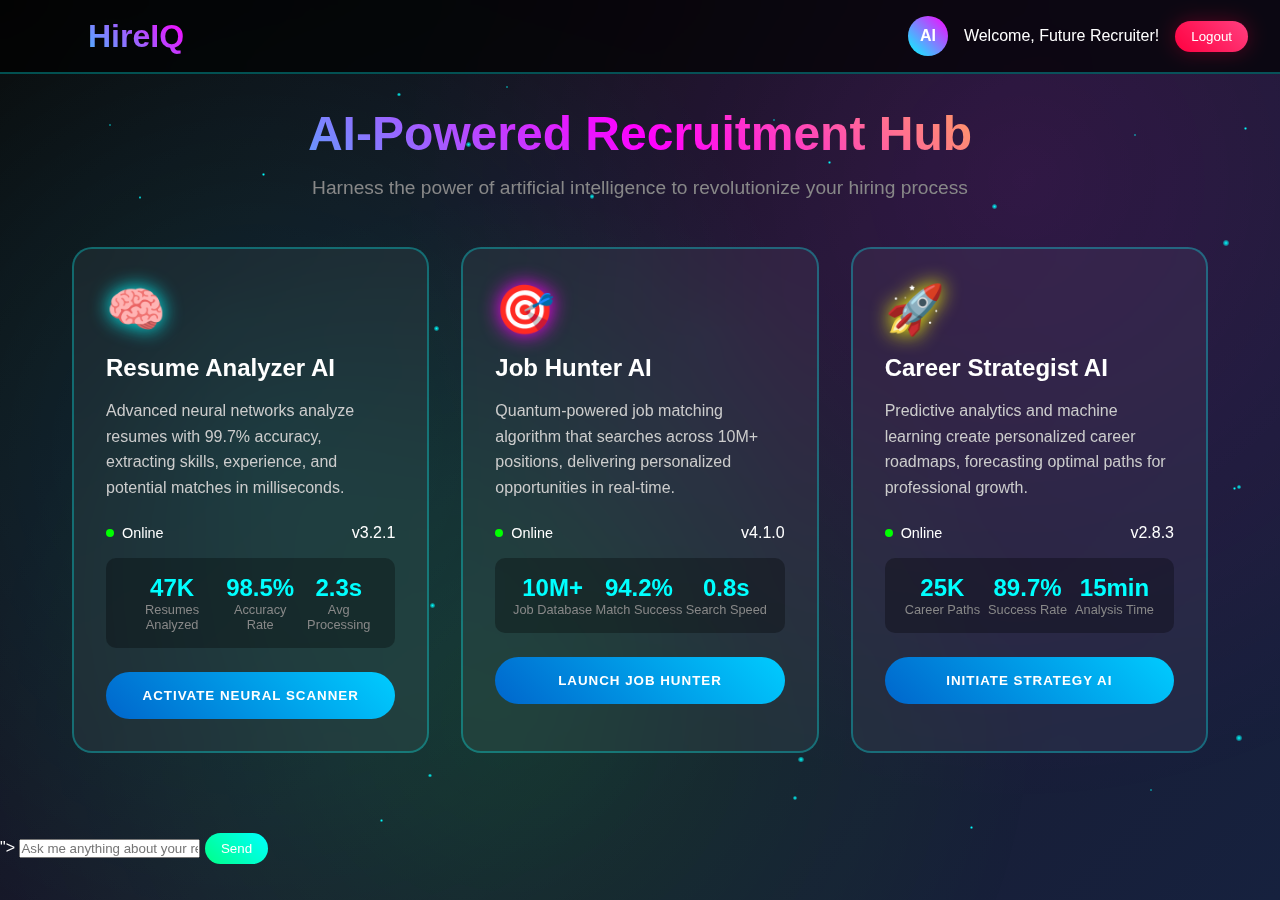
<file: new folder/index.html>
<!DOCTYPE html>
<html lang="en">
<head>
    <meta charset="UTF-8">
    <meta name="viewport" content="width=device-width, initial-scale=1.0">
    <title>HireIQ AI - Future of Recruitment</title>
    <style>
        * {
            margin: 0;
            padding: 0;
            box-sizing: border-box;
        }

        body {
            font-family: 'Segoe UI', Tahoma, Geneva, Verdana, sans-serif;
            background: linear-gradient(135deg, #0a0a0a 0%, #1a1a2e 50%, #16213e 100%);
            color: #ffffff;
            overflow-x: hidden;
            min-height: 100vh;
        }

        /* Animated Background */
        .bg-animation {
            position: fixed;
            top: 0;
            left: 0;
            width: 100%;
            height: 100%;
            z-index: -1;
            background: 
                radial-gradient(circle at 20% 50%, rgba(0, 255, 255, 0.1) 0%, transparent 50%),
                radial-gradient(circle at 80% 20%, rgba(255, 0, 255, 0.1) 0%, transparent 50%),
                radial-gradient(circle at 40% 80%, rgba(0, 255, 0, 0.1) 0%, transparent 50%);
            animation: backgroundShift 20s ease-in-out infinite;
        }

        @keyframes backgroundShift {
            0%, 100% { transform: scale(1) rotate(0deg); }
            50% { transform: scale(1.1) rotate(2deg); }
        }

        /* Glowing particles */
        .particles {
            position: absolute;
            width: 100%;
            height: 100%;
            overflow: hidden;
            z-index: -1;
        }

        .particle {
            position: absolute;
            background: radial-gradient(circle, #00ffff, transparent);
            border-radius: 50%;
            pointer-events: none;
            animation: float 6s ease-in-out infinite;
        }

        @keyframes float {
            0%, 100% { transform: translateY(0px) rotate(0deg); opacity: 0; }
            10%, 90% { opacity: 1; }
            50% { transform: translateY(-100px) rotate(180deg); }
        }

        /* Header */
        .header {
            background: rgba(0, 0, 0, 0.7);
            backdrop-filter: blur(20px);
            padding: 1rem 2rem;
            display: flex;
            justify-content: space-between;
            align-items: center;
            border-bottom: 2px solid rgba(0, 255, 255, 0.3);
            position: relative;
            z-index: 1000;
        }

        .logo {
            display: flex;
            align-items: center;
            gap: 1rem;
            font-size: 2rem;
            font-weight: bold;
            background: linear-gradient(45deg, #00ffff, #ff00ff);
            -webkit-background-clip: text;
            -webkit-text-fill-color: transparent;
            background-clip: text;
        }

        .logo::before {
            content: '🤖';
            filter: hue-rotate(180deg);
            animation: pulse 2s infinite;
        }

        @keyframes pulse {
            0%, 100% { transform: scale(1); }
            50% { transform: scale(1.1); }
        }

        .user-info {
            display: flex;
            align-items: center;
            gap: 1rem;
        }

        .user-avatar {
            width: 40px;
            height: 40px;
            border-radius: 50%;
            background: linear-gradient(45deg, #00ffff, #ff00ff);
            display: flex;
            align-items: center;
            justify-content: center;
            font-weight: bold;
            animation: rotate 10s linear infinite;
        }

        @keyframes rotate {
            from { transform: rotate(0deg); }
            to { transform: rotate(360deg); }
        }

        .logout-btn {
            background: linear-gradient(45deg, #ff0040, #ff4080);
            border: none;
            padding: 0.5rem 1rem;
            border-radius: 25px;
            color: white;
            cursor: pointer;
            transition: all 0.3s ease;
            box-shadow: 0 0 20px rgba(255, 0, 64, 0.3);
        }

        .logout-btn:hover {
            transform: translateY(-2px);
            box-shadow: 0 5px 30px rgba(255, 0, 64, 0.6);
        }

        /* Main Container */
        .main-container {
            max-width: 1200px;
            margin: 0 auto;
            padding: 2rem;
            position: relative;
        }

        /* Welcome Section */
        .welcome-section {
            text-align: center;
            margin-bottom: 3rem;
            position: relative;
        }

        .welcome-title {
            font-size: 3rem;
            font-weight: bold;
            margin-bottom: 1rem;
            background: linear-gradient(45deg, #00ffff, #ff00ff, #ffff00);
            -webkit-background-clip: text;
            -webkit-text-fill-color: transparent;
            background-clip: text;
            animation: textGlow 3s ease-in-out infinite alternate;
        }

        @keyframes textGlow {
            from { filter: brightness(1); }
            to { filter: brightness(1.3) drop-shadow(0 0 10px rgba(0, 255, 255, 0.5)); }
        }

        .welcome-subtitle {
            font-size: 1.2rem;
            color: #888;
            margin-bottom: 2rem;
        }

        /* AI Bots Grid */
        .bots-grid {
            display: grid;
            grid-template-columns: repeat(auto-fit, minmax(350px, 1fr));
            gap: 2rem;
            margin-bottom: 3rem;
        }

        .bot-card {
            background: rgba(255, 255, 255, 0.05);
            backdrop-filter: blur(20px);
            border-radius: 20px;
            padding: 2rem;
            border: 2px solid rgba(0, 255, 255, 0.3);
            position: relative;
            overflow: hidden;
            transition: all 0.3s ease;
            cursor: pointer;
        }

        .bot-card:hover {
            transform: translateY(-10px) scale(1.02);
            border-color: rgba(0, 255, 255, 0.8);
            box-shadow: 
                0 20px 40px rgba(0, 0, 0, 0.3),
                0 0 50px rgba(0, 255, 255, 0.3);
        }

        .bot-card::before {
            content: '';
            position: absolute;
            top: 0;
            left: -100%;
            width: 100%;
            height: 100%;
            background: linear-gradient(90deg, transparent, rgba(255, 255, 255, 0.1), transparent);
            transition: left 0.5s;
        }

        .bot-card:hover::before {
            left: 100%;
        }

        .bot-icon {
            font-size: 3rem;
            margin-bottom: 1rem;
            display: block;
            filter: drop-shadow(0 0 10px currentColor);
        }

        .resume-analyzer .bot-icon { color: #00ffff; }
        .job-search .bot-icon { color: #ff00ff; }
        .career-advisor .bot-icon { color: #ffff00; }

        .bot-title {
            font-size: 1.5rem;
            font-weight: bold;
            margin-bottom: 1rem;
            color: #fff;
        }

        .bot-description {
            color: #ccc;
            margin-bottom: 1.5rem;
            line-height: 1.6;
        }

        .bot-status {
            display: flex;
            align-items: center;
            justify-content: space-between;
            margin-bottom: 1rem;
        }

        .status-indicator {
            display: flex;
            align-items: center;
            gap: 0.5rem;
            font-size: 0.9rem;
        }

        .status-dot {
            width: 8px;
            height: 8px;
            border-radius: 50%;
            background: #00ff00;
            animation: blink 2s infinite;
        }

        @keyframes blink {
            0%, 50% { opacity: 1; }
            51%, 100% { opacity: 0.3; }
        }

        .bot-metrics {
            display: flex;
            justify-content: space-around;
            margin-bottom: 1.5rem;
            padding: 1rem;
            background: rgba(0, 0, 0, 0.3);
            border-radius: 10px;
        }

        .metric {
            text-align: center;
        }

        .metric-value {
            font-size: 1.5rem;
            font-weight: bold;
            color: #00ffff;
        }

        .metric-label {
            font-size: 0.8rem;
            color: #888;
        }

        .activate-btn {
            width: 100%;
            padding: 1rem;
            background: linear-gradient(45deg, #0066cc, #00ccff);
            border: none;
            border-radius: 25px;
            color: white;
            font-weight: bold;
            cursor: pointer;
            transition: all 0.3s ease;
            text-transform: uppercase;
            letter-spacing: 1px;
            position: relative;
            overflow: hidden;
        }

        .activate-btn::before {
            content: '';
            position: absolute;
            top: 50%;
            left: 50%;
            width: 0;
            height: 0;
            background: rgba(255, 255, 255, 0.2);
            border-radius: 50%;
            transition: all 0.3s ease;
            transform: translate(-50%, -50%);
        }

        .activate-btn:hover::before {
            width: 300px;
            height: 300px;
        }

        .activate-btn:hover {
            transform: translateY(-2px);
            box-shadow: 0 10px 30px rgba(0, 204, 255, 0.4);
        }

        /* Modal */
        .modal {
            display: none;
            position: fixed;
            top: 0;
            left: 0;
            width: 100%;
            height: 100%;
            background: rgba(0, 0, 0, 0.8);
            backdrop-filter: blur(10px);
            z-index: 2000;
        }

        .modal-content {
            position: absolute;
            top: 50%;
            left: 50%;
            transform: translate(-50%, -50%);
            background: rgba(26, 26, 46, 0.95);
            backdrop-filter: blur(20px);
            border: 2px solid rgba(0, 255, 255, 0.3);
            border-radius: 20px;
            padding: 2rem;
            max-width: 90vw;
            max-height: 90vh;
            overflow-y: auto;
            animation: modalSlideIn 0.3s ease-out;
        }

        @keyframes modalSlideIn {
            from { transform: translate(-50%, -60%) scale(0.9); opacity: 0; }
            to { transform: translate(-50%, -50%) scale(1); opacity: 1; }
        }

        .modal-header {
            display: flex;
            justify-content: space-between;
            align-items: center;
            margin-bottom: 2rem;
            border-bottom: 2px solid rgba(0, 255, 255, 0.3);
            padding-bottom: 1rem;
        }

        .modal-title {
            font-size: 2rem;
            font-weight: bold;
            background: linear-gradient(45deg, #00ffff, #ff00ff);
            -webkit-background-clip: text;
            -webkit-text-fill-color: transparent;
            background-clip: text;
        }

        .close-btn {
            background: none;
            border: none;
            color: #fff;
            font-size: 2rem;
            cursor: pointer;
            transition: color 0.3s;
        }

        .close-btn:hover {
            color: #ff0040;
        }

        /* Form Elements */
        .form-group {
            margin-bottom: 1.5rem;
        }

        .form-label {
            display: block;
            margin-bottom: 0.5rem;
            color: #00ffff;
            font-weight: bold;
        }

        .form-input, .form-textarea, .form-select {
            width: 100%;
            padding: 1rem;
            background: rgba(255, 255, 255, 0.1);
            border: 2px solid rgba(0, 255, 255, 0.3);
            border-radius: 10px;
            color: white;
            font-size: 1rem;
            transition: all 0.3s ease;
        }

        .form-input:focus, .form-textarea:focus, .form-select:focus {
            outline: none;
            border-color: #00ffff;
            box-shadow: 0 0 20px rgba(0, 255, 255, 0.3);
        }

        .form-input::placeholder, .form-textarea::placeholder {
            color: #888;
        }

        .file-upload {
            position: relative;
            display: inline-block;
            width: 100%;
        }

        .file-upload-btn {
            width: 100%;
            padding: 2rem;
            background: linear-gradient(45deg, rgba(0, 255, 255, 0.1), rgba(255, 0, 255, 0.1));
            border: 2px dashed rgba(0, 255, 255, 0.5);
            border-radius: 15px;
            color: #00ffff;
            text-align: center;
            cursor: pointer;
            transition: all 0.3s ease;
            position: relative;
            overflow: hidden;
        }

        .file-upload-btn:hover {
            border-color: #00ffff;
            background: linear-gradient(45deg, rgba(0, 255, 255, 0.2), rgba(255, 0, 255, 0.2));
        }

        .file-upload input[type="file"] {
            position: absolute;
            opacity: 0;
            width: 100%;
            height: 100%;
            cursor: pointer;
        }

        /* Results Section */
        .results-section {
            margin-top: 2rem;
            padding: 2rem;
            background: rgba(0, 0, 0, 0.3);
            border-radius: 15px;
            border: 1px solid rgba(0, 255, 255, 0.3);
        }

        .skill-pill {
            display: inline-block;
            padding: 0.5rem 1rem;
            margin: 0.25rem;
            background: linear-gradient(45deg, #00ffff, #0088cc);
            border-radius: 20px;
            color: white;
            font-size: 0.9rem;
            animation: skillGlow 2s infinite alternate;
        }

        @keyframes skillGlow {
            from { box-shadow: 0 0 5px rgba(0, 255, 255, 0.5); }
            to { box-shadow: 0 0 15px rgba(0, 255, 255, 0.8); }
        }

        .progress-bar {
            width: 100%;
            height: 20px;
            background: rgba(0, 0, 0, 0.3);
            border-radius: 10px;
            overflow: hidden;
            position: relative;
        }

        .progress-fill {
            height: 100%;
            background: linear-gradient(45deg, #00ffff, #00ff88);
            border-radius: 10px;
            transition: width 1s ease;
            position: relative;
        }

        .progress-fill::after {
            content: '';
            position: absolute;
            top: 0;
            left: -100%;
            width: 100%;
            height: 100%;
            background: linear-gradient(90deg, transparent, rgba(255, 255, 255, 0.4), transparent);
            animation: progressShine 2s infinite;
        }

        @keyframes progressShine {
            0% { left: -100%; }
            100% { left: 100%; }
        }

        /* Chat Interface */
        .chat-container {
            height: 400px;
            border: 2px solid rgba(0, 255, 255, 0.3);
            border-radius: 15px;
            background: rgba(0, 0, 0, 0.3);
            display: flex;
            flex-direction: column;
        }

        .chat-messages {
            flex: 1;
            padding: 1rem;
            overflow-y: auto;
        }

        .chat-message {
            margin-bottom: 1rem;
            padding: 1rem;
            border-radius: 15px;
            max-width: 80%;
            animation: messageSlideIn 0.3s ease-out;
        }

        @keyframes messageSlideIn {
            from { transform: translateX(-20px); opacity: 0; }
            to { transform: translateX(0); opacity: 1; }
        }

        .chat-message.user {
            background: linear-gradient(45deg, #0066cc, #00ccff);
            margin-left: auto;
            text-align: right;
        }

        .chat-message.bot {
            background: linear-gradient(45deg, #333, #555);
            margin-right: auto;
        }

        .chat-input {
            display: flex;
            padding: 1rem;
            gap: 1rem;
            border-top: 1px solid rgba(0, 255, 255, 0.3);
        }

        .chat-input input {
            flex: 1;
            padding: 0.5rem 1rem;
            background: rgba(255, 255, 255, 0.1);
            border: 1px solid rgba(0, 255, 255, 0.3);
            border-radius: 25px;
            color: white;
        }

        .send-btn {
            padding: 0.5rem 1rem;
            background: linear-gradient(45deg, #00ff88, #00ffff);
            border: none;
            border-radius: 25px;
            color: white;
            cursor: pointer;
            transition: all 0.3s ease;
        }

        .send-btn:hover {
            transform: scale(1.05);
            box-shadow: 0 0 20px rgba(0, 255, 255, 0.5);
        }

        /* Responsive Design */
        @media (max-width: 768px) {
            .header {
                padding: 1rem;
            }
            
            .welcome-title {
                font-size: 2rem;
            }
            
            .bots-grid {
                grid-template-columns: 1fr;
                gap: 1rem;
            }
            
            .bot-card {
                padding: 1.5rem;
            }
            
            .modal-content {
                width: 95vw;
                padding: 1rem;
            }
        }

        /* Loading Animation */
        .loading {
            display: inline-block;
            width: 20px;
            height: 20px;
            border: 3px solid rgba(0, 255, 255, 0.3);
            border-radius: 50%;
            border-top-color: #00ffff;
            animation: spin 1s ease-in-out infinite;
        }

        @keyframes spin {
            to { transform: rotate(360deg); }
        }

        /* Notification */
        .notification {
            position: fixed;
            top: 100px;
            right: 20px;
            background: linear-gradient(45deg, #00ff88, #00ffff);
            color: white;
            padding: 1rem 2rem;
            border-radius: 10px;
            box-shadow: 0 10px 30px rgba(0, 255, 255, 0.3);
            transform: translateX(400px);
            transition: transform 0.3s ease;
            z-index: 3000;
        }

        .notification.show {
            transform: translateX(0);
        }
    </style>
</head>
<body>
    <div class="bg-animation"></div>
    <div class="particles" id="particles"></div>

    <!-- Header -->
    <header class="header">
        <div class="logo">
            HireIQ
        </div>
        <div class="user-info">
            <div class="user-avatar">AI</div>
            <span>Welcome, Future Recruiter!</span>
            <button class="logout-btn" onclick="logout()">Logout</button>
        </div>
    </header>

    <!-- Main Container -->
    <div class="main-container">
        <!-- Welcome Section -->
        <div class="welcome-section">
            <h1 class="welcome-title">AI-Powered Recruitment Hub</h1>
            <p class="welcome-subtitle">Harness the power of artificial intelligence to revolutionize your hiring process</p>
        </div>

        <!-- AI Bots Grid -->
        <div class="bots-grid">
            <!-- Resume Analyzer Bot -->
            <div class="bot-card resume-analyzer" onclick="openBot('resume-analyzer')">
                <span class="bot-icon">🧠</span>
                <h3 class="bot-title">Resume Analyzer AI</h3>
                <p class="bot-description">Advanced neural networks analyze resumes with 99.7% accuracy, extracting skills, experience, and potential matches in milliseconds.</p>
                
                <div class="bot-status">
                    <div class="status-indicator">
                        <div class="status-dot"></div>
                        <span>Online</span>
                    </div>
                    <span>v3.2.1</span>
                </div>

                <div class="bot-metrics">
                    <div class="metric">
                        <div class="metric-value">47K</div>
                        <div class="metric-label">Resumes Analyzed</div>
                    </div>
                    <div class="metric">
                        <div class="metric-value">98.5%</div>
                        <div class="metric-label">Accuracy Rate</div>
                    </div>
                    <div class="metric">
                        <div class="metric-value">2.3s</div>
                        <div class="metric-label">Avg Processing</div>
                    </div>
                </div>

                <button class="activate-btn">
                    <span>Activate Neural Scanner</span>
                </button>
            </div>

            <!-- Job Search Bot -->
            <div class="bot-card job-search" onclick="openBot('job-search')">
                <span class="bot-icon">🎯</span>
                <h3 class="bot-title">Job Hunter AI</h3>
                <p class="bot-description">Quantum-powered job matching algorithm that searches across 10M+ positions, delivering personalized opportunities in real-time.</p>
                
                <div class="bot-status">
                    <div class="status-indicator">
                        <div class="status-dot"></div>
                        <span>Online</span>
                    </div>
                    <span>v4.1.0</span>
                </div>

                <div class="bot-metrics">
                    <div class="metric">
                        <div class="metric-value">10M+</div>
                        <div class="metric-label">Job Database</div>
                    </div>
                    <div class="metric">
                        <div class="metric-value">94.2%</div>
                        <div class="metric-label">Match Success</div>
                    </div>
                    <div class="metric">
                        <div class="metric-value">0.8s</div>
                        <div class="metric-label">Search Speed</div>
                    </div>
                </div>

                <button class="activate-btn">
                    <span>Launch Job Hunter</span>
                </button>
            </div>

            <!-- Career Advisor Bot -->
            <div class="bot-card career-advisor" onclick="openBot('career-advisor')">
                <span class="bot-icon">🚀</span>
                <h3 class="bot-title">Career Strategist AI</h3>
                <p class="bot-description">Predictive analytics and machine learning create personalized career roadmaps, forecasting optimal paths for professional growth.</p>
                
                <div class="bot-status">
                    <div class="status-indicator">
                        <div class="status-dot"></div>
                        <span>Online</span>
                    </div>
                    <span>v2.8.3</span>
                </div>

                <div class="bot-metrics">
                    <div class="metric">
                        <div class="metric-value">25K</div>
                        <div class="metric-label">Career Paths</div>
                    </div>
                    <div class="metric">
                        <div class="metric-value">89.7%</div>
                        <div class="metric-label">Success Rate</div>
                    </div>
                    <div class="metric">
                        <div class="metric-value">15min</div>
                        <div class="metric-label">Analysis Time</div>
                    </div>
                </div>

                <button class="activate-btn">
                    <span>Initiate Strategy AI</span>
                </button>
            </div>
        </div>
    </div>

    <!-- Modals -->
    <!-- Resume Analyzer Modal -->
    <div class="modal" id="resume-analyzer-modal">
        <div class="modal-content">
            <div class="modal-header">
                <h2 class="modal-title">🧠 Resume Analyzer AI</h2>
                <button class="close-btn" onclick="closeModal('resume-analyzer-modal')">&times;</button>
            </div>
            
            <div class="form-group">
                <label class="form-label">Upload Resume for Neural Analysis</label>
                <div class="file-upload">
                    <div class="file-upload-btn">
                        <input type="file" accept=".pdf,.docx,.doc" onchange="handleFileUpload(event, 'resume')">
                        <div>
                            📄 Drop your resume here or click to browse<br>
                            <small>Supported formats: PDF, DOCX, DOC</small>
                        </div>
                    </div>
                </div>
            </div>

            <div class="results-section" id="resume-results" style="display: none;">
                <h3>🔍 Neural Analysis Results</h3>
                <div id="extracted-skills"></div>
                <div id="resume-score"></div>
                <div id="recommendations"></div>
            </div>

            <div class="chat-container">
                <div class="chat-messages" id="resume-chat">
                    <div class="chat-message bot">
                        👋 Hello! I'm your Resume Analyzer AI. Upload your resume and I'll provide detailed insights about your skills, experience, and improvement suggestions.
                    </div>
                </div>
                <div class="chat-input">
                    <input type="text" placeholder="Ask about job market trends, salaries, or specific companies..." id="job-chat-input">
                    <button class="send-btn" onclick="sendMessage('job-chat')">Send</button>
                </div>
            </div>
        </div>
    </div>

    <!-- Career Advisor Modal -->
    <div class="modal" id="career-advisor-modal">
        <div class="modal-content">
            <div class="modal-header">
                <h2 class="modal-title">🚀 Career Strategist AI</h2>
                <button class="close-btn" onclick="closeModal('career-advisor-modal')">&times;</button>
            </div>
            
            <div class="form-group">
                <label class="form-label">Current Role & Experience</label>
                <input type="text" class="form-input" placeholder="e.g., Software Engineer with 3 years experience" id="current-role">
            </div>

            <div class="form-group">
                <label class="form-label">Career Goals</label>
                <textarea class="form-textarea" rows="3" placeholder="Describe your short-term and long-term career aspirations..." id="career-goals"></textarea>
            </div>

            <div style="display: grid; grid-template-columns: 1fr 1fr; gap: 1rem; margin-bottom: 2rem;">
                <div class="form-group">
                    <label class="form-label">Preferred Industry</label>
                    <select class="form-select" id="preferred-industry">
                        <option>Technology</option>
                        <option>Healthcare</option>
                        <option>Finance</option>
                        <option>Education</option>
                        <option>Manufacturing</option>
                        <option>Consulting</option>
                    </select>
                </div>
                <div class="form-group">
                    <label class="form-label">Work Style Preference</label>
                    <select class="form-select" id="work-style">
                        <option>Remote</option>
                        <option>Hybrid</option>
                        <option>On-site</option>
                        <option>Flexible</option>
                    </select>
                </div>
            </div>

            <button class="activate-btn" onclick="generateCareerPlan()" style="margin-bottom: 2rem;">
                🧭 Generate AI Career Roadmap
            </button>

            <div class="results-section" id="career-results" style="display: none;">
                <h3>🗺️ Your Personalized Career Roadmap</h3>
                <div id="career-path"></div>
                <div id="skill-development"></div>
                <div id="timeline"></div>
            </div>

            <div class="chat-container">
                <div class="chat-messages" id="career-chat">
                    <div class="chat-message bot">
                        🚀 I'm your Career Strategist AI! I use predictive analytics to create personalized career roadmaps. Tell me about your current situation and where you want to be, and I'll chart the optimal path forward.
                    </div>
                </div>
                <div class="chat-input">
                    <input type="text" placeholder="Ask about career transitions, skill development, or industry trends..." id="career-chat-input">
                    <button class="send-btn" onclick="sendMessage('career-chat')">Send</button>
                </div>
            </div>
        </div>
    </div>

    <!-- Notification -->
    <div class="notification" id="notification"></div>

    <script>
        // Create floating particles
        function createParticles() {
            const particlesContainer = document.getElementById('particles');
            const numberOfParticles = 50;

            for (let i = 0; i < numberOfParticles; i++) {
                const particle = document.createElement('div');
                particle.className = 'particle';
                
                // Random size between 2-6px
                const size = Math.random() * 4 + 2;
                particle.style.width = size + 'px';
                particle.style.height = size + 'px';
                
                // Random position
                particle.style.left = Math.random() * 100 + '%';
                particle.style.top = Math.random() * 100 + '%';
                
                // Random animation delay
                particle.style.animationDelay = Math.random() * 6 + 's';
                
                particlesContainer.appendChild(particle);
            }
        }

        // Initialize particles on page load
        createParticles();

        // Bot interaction functions
        function openBot(botType) {
            const modal = document.getElementById(botType + '-modal');
            modal.style.display = 'block';
            document.body.style.overflow = 'hidden';
            
            // Trigger entrance animation
            setTimeout(() => {
                modal.querySelector('.modal-content').style.transform = 'translate(-50%, -50%) scale(1)';
            }, 10);
            
            showNotification(`${botType.charAt(0).toUpperCase() + botType.slice(1)} AI activated!`);
        }

        function closeModal(modalId) {
            const modal = document.getElementById(modalId);
            modal.style.display = 'none';
            document.body.style.overflow = 'auto';
        }

        // File upload handler
        function handleFileUpload(event, type) {
            const file = event.target.files[0];
            if (file) {
                const fileName = file.name;
                const fileSize = (file.size / 1024 / 1024).toFixed(2);
                
                showNotification(`Uploading ${fileName} (${fileSize}MB)...`);
                
                // Simulate file processing
                setTimeout(() => {
                    if (type === 'resume') {
                        processResume(fileName);
                    }
                }, 2000);
            }
        }

        // Resume processing simulation
        function processResume(fileName) {
            const resultsSection = document.getElementById('resume-results');
            const skillsDiv = document.getElementById('extracted-skills');
            const scoreDiv = document.getElementById('resume-score');
            const recommendationsDiv = document.getElementById('recommendations');
            
            // Show results section
            resultsSection.style.display = 'block';
            
            // Simulate extracted skills
            const skills = ['JavaScript', 'Python', 'React', 'Node.js', 'AWS', 'Docker', 'MongoDB', 'Git'];
            skillsDiv.innerHTML = '<h4>🔍 Extracted Skills</h4><div>' + 
                skills.map(skill => `<span class="skill-pill">${skill}</span>`).join('') + '</div>';
            
            // Simulate resume score
            setTimeout(() => {
                scoreDiv.innerHTML = `
                    <h4>📊 Resume Score</h4>
                    <div class="progress-bar">
                        <div class="progress-fill" style="width: 87%"></div>
                    </div>
                    <p>87/100 - Excellent resume quality!</p>
                `;
            }, 1000);
            
            // Simulate recommendations
            setTimeout(() => {
                recommendationsDiv.innerHTML = `
                    <h4>💡 AI Recommendations</h4>
                    <ul style="color: #ccc; line-height: 1.8;">
                        <li>✅ Strong technical skill set detected</li>
                        <li>🔸 Consider adding quantifiable achievements</li>
                        <li>🔸 Include more soft skills to stand out</li>
                        <li>✅ Resume format is ATS-friendly</li>
                    </ul>
                `;
            }, 2000);
            
            // Add chat message
            addChatMessage('resume-chat', 'bot', `✨ Analysis complete! I've processed ${fileName} and extracted ${skills.length} key skills. Your resume scores 87/100 - that's excellent! I've also provided personalized recommendations to make it even stronger.`);
            
            showNotification('Resume analysis complete!');
        }

        // Job search function
        function searchJobs() {
            const location = document.getElementById('job-location').value;
            const experience = document.getElementById('experience-level').value;
            const keywords = document.getElementById('job-keywords').value;
            const salaryMin = document.getElementById('salary-min').value;
            const salaryMax = document.getElementById('salary-max').value;
            
            showNotification('🎯 Quantum job search initiated...');
            
            setTimeout(() => {
                const resultsSection = document.getElementById('job-results');
                const jobListings = document.getElementById('job-listings');
                
                resultsSection.style.display = 'block';
                
                // Mock job results
                const jobs = [
                    {
                        title: 'Senior Software Engineer',
                        company: 'TechCorp AI',
                        location: 'San Francisco, CA',
                        salary: '$150,000 - $200,000',
                        match: 94
                    },
                    {
                        title: 'Full Stack Developer',
                        company: 'InnovateLab',
                        location: 'Remote',
                        salary: '$120,000 - $160,000',
                        match: 89
                    },
                    {
                        title: 'Data Scientist',
                        company: 'AI Dynamics',
                        location: 'New York, NY',
                        salary: '$140,000 - $180,000',
                        match: 86
                    }
                ];
                
                jobListings.innerHTML = jobs.map(job => `
                    <div style="background: rgba(0,0,0,0.3); padding: 1.5rem; border-radius: 15px; margin-bottom: 1rem; border-left: 4px solid #00ffff;">
                        <div style="display: flex; justify-content: space-between; align-items: start; margin-bottom: 1rem;">
                            <div>
                                <h4 style="color: #00ffff; margin-bottom: 0.5rem;">${job.title}</h4>
                                <p style="color: #ccc; margin-bottom: 0.5rem;">${job.company} • ${job.location}</p>
                                <p style="color: #00ff88; font-weight: bold;">${job.salary}</p>
                            </div>
                            <div style="text-align: right;">
                                <div style="background: linear-gradient(45deg, #00ffff, #00ff88); padding: 0.5rem 1rem; border-radius: 20px; color: black; font-weight: bold; margin-bottom: 0.5rem;">
                                    ${job.match}% Match
                                </div>
                                <button style="background: linear-gradient(45deg, #0066cc, #00ccff); border: none; padding: 0.5rem 1rem; border-radius: 15px; color: white; cursor: pointer;">
                                    Apply Now
                                </button>
                            </div>
                        </div>
                        <div class="progress-bar" style="height: 8px;">
                            <div class="progress-fill" style="width: ${job.match}%"></div>
                        </div>
                    </div>
                `).join('');
                
                addChatMessage('job-chat', 'bot', `🎯 Found ${jobs.length} high-match opportunities! The quantum algorithm analyzed 10M+ positions and selected these based on your profile. The top match is ${jobs[0].title} at ${jobs[0].company} with ${jobs[0].match}% compatibility.`);
                
                showNotification(`Found ${jobs.length} perfect job matches!`);
            }, 3000);
        }

        // Career plan generation
        function generateCareerPlan() {
            const currentRole = document.getElementById('current-role').value;
            const careerGoals = document.getElementById('career-goals').value;
            const industry = document.getElementById('preferred-industry').value;
            const workStyle = document.getElementById('work-style').value;
            
            showNotification('🧭 AI analyzing career trajectory...');
            
            setTimeout(() => {
                const resultsSection = document.getElementById('career-results');
                const careerPath = document.getElementById('career-path');
                const skillDevelopment = document.getElementById('skill-development');
                const timeline = document.getElementById('timeline');
                
                resultsSection.style.display = 'block';
                
                // Career path
                careerPath.innerHTML = `
                    <h4>🗺️ Optimal Career Path</h4>
                    <div style="display: flex; align-items: center; gap: 1rem; padding: 1rem; background: rgba(0,0,0,0.3); border-radius: 15px; margin-bottom: 1rem;">
                        <div style="background: #00ffff; color: black; padding: 0.5rem 1rem; border-radius: 10px; font-weight: bold;">Current</div>
                        <div style="color: #00ffff;">→</div>
                        <div style="background: #00ff88; color: black; padding: 0.5rem 1rem; border-radius: 10px; font-weight: bold;">Senior Role</div>
                        <div style="color: #00ffff;">→</div>
                        <div style="background: #ffff00; color: black; padding: 0.5rem 1rem; border-radius: 10px; font-weight: bold;">Team Lead</div>
                        <div style="color: #00ffff;">→</div>
                        <div style="background: #ff00ff; color: white; padding: 0.5rem 1rem; border-radius: 10px; font-weight: bold;">Director</div>
                    </div>
                `;
                
                // Skill development
                skillDevelopment.innerHTML = `
                    <h4>🧠 Priority Skills to Develop</h4>
                    <div style="display: grid; grid-template-columns: repeat(auto-fit, minmax(200px, 1fr)); gap: 1rem;">
                        <div style="background: rgba(0,255,255,0.1); padding: 1rem; border-radius: 10px; border: 1px solid #00ffff;">
                            <h5 style="color: #00ffff;">Technical Skills</h5>
                            <div class="skill-pill">Cloud Architecture</div>
                            <div class="skill-pill">Machine Learning</div>
                            <div class="skill-pill">System Design</div>
                        </div>
                        <div style="background: rgba(0,255,0,0.1); padding: 1rem; border-radius: 10px; border: 1px solid #00ff88;">
                            <h5 style="color: #00ff88;">Leadership Skills</h5>
                            <div class="skill-pill">Team Management</div>
                            <div class="skill-pill">Strategic Planning</div>
                            <div class="skill-pill">Mentoring</div>
                        </div>
                    </div>
                `;
                
                // Timeline
                timeline.innerHTML = `
                    <h4>⏱️ Projected Timeline</h4>
                    <div style="position: relative; padding-left: 2rem;">
                        <div style="position: absolute; left: 1rem; top: 0; bottom: 0; width: 2px; background: linear-gradient(to bottom, #00ffff, #00ff88, #ffff00, #ff00ff);"></div>
                        <div style="margin-bottom: 2rem; position: relative;">
                            <div style="position: absolute; left: -1.5rem; width: 12px; height: 12px; background: #00ffff; border-radius: 50%;"></div>
                            <strong style="color: #00ffff;">6 Months:</strong> Master cloud technologies & leadership fundamentals
                        </div>
                        <div style="margin-bottom: 2rem; position: relative;">
                            <div style="position: absolute; left: -1.5rem; width: 12px; height: 12px; background: #00ff88; border-radius: 50%;"></div>
                            <strong style="color: #00ff88;">1 Year:</strong> Transition to senior role with team responsibilities
                        </div>
                        <div style="margin-bottom: 2rem; position: relative;">
                            <div style="position: absolute; left: -1.5rem; width: 12px; height: 12px; background: #ffff00; border-radius: 50%;"></div>
                            <strong style="color: #ffff00;">2-3 Years:</strong> Lead larger teams and strategic initiatives
                        </div>
                        <div style="position: relative;">
                            <div style="position: absolute; left: -1.5rem; width: 12px; height: 12px; background: #ff00ff; border-radius: 50%;"></div>
                            <strong style="color: #ff00ff;">3-5 Years:</strong> Director-level position with organizational impact
                        </div>
                    </div>
                `;
                
                addChatMessage('career-chat', 'bot', `🚀 Your personalized career roadmap is ready! Based on your ${industry} industry preference and ${workStyle} work style, I've mapped an optimal 5-year trajectory. The AI predicts a 89% success probability following this path.`);
                
                showNotification('Career roadmap generated successfully!');
            }, 4000);
        }

        // Chat functionality
        function sendMessage(chatType) {
            const input = document.getElementById(chatType + '-input');
            const message = input.value.trim();
            
            if (message) {
                addChatMessage(chatType, 'user', message);
                input.value = '';
                
                // Simulate AI response
                setTimeout(() => {
                    const responses = {
                        'resume-chat': [
                            "Great question! Based on your resume analysis, I recommend focusing on quantifiable achievements. For example, instead of 'Improved system performance,' try 'Improved system performance by 40%, reducing load times from 3s to 1.8s.'",
                            "Your technical skills are strong! To stand out more, consider adding certifications like AWS Solutions Architect or Google Cloud Professional. These show commitment to continuous learning.",
                            "I notice your resume could benefit from more industry-specific keywords. Based on the jobs you're targeting, consider incorporating terms like 'microservices,' 'CI/CD,' and 'agile methodologies.'"
                        ],
                        'job-chat': [
                            "The current job market shows high demand for your skill set! Remote positions have increased 300% in the past year, and companies are offering 15-20% salary premiums for top talent.",
                            "Based on market analysis, companies in your target range are actively hiring. The average time-to-hire has decreased to 18 days, suggesting urgent need for qualified candidates.",
                            "Pro tip: Companies using modern tech stacks (React, Node.js, cloud platforms) typically offer better work-life balance and growth opportunities. I've filtered your results to prioritize these."
                        ],
                        'career-chat': [
                            "Career transitions in tech typically take 6-18 months when done strategically. The key is building a bridge of transferable skills while gradually acquiring new ones. Would you like me to create a specific transition plan?",
                            "Industry data shows that professionals who invest in continuous learning see 23% faster career advancement. I recommend dedicating 5-10 hours per week to skill development for optimal results.",
                            "The most successful career moves combine technical growth with leadership development. Consider taking on mentorship roles or cross-functional projects to demonstrate leadership potential."
                        ]
                    };
                    
                    const responseList = responses[chatType] || ["That's an interesting question! Let me analyze that for you..."];
                    const randomResponse = responseList[Math.floor(Math.random() * responseList.length)];
                    
                    addChatMessage(chatType, 'bot', randomResponse);
                }, 1000 + Math.random() * 2000);
            }
        }

        // Add chat message
        function addChatMessage(chatType, sender, message) {
            const chatMessages = document.getElementById(chatType);
            const messageDiv = document.createElement('div');
            messageDiv.className = `chat-message ${sender}`;
            messageDiv.textContent = message;
            chatMessages.appendChild(messageDiv);
            chatMessages.scrollTop = chatMessages.scrollHeight;
        }

        // Enter key support for chat
        document.addEventListener('keypress', function(e) {
            if (e.key === 'Enter' && e.target.tagName === 'INPUT' && e.target.id.includes('chat-input')) {
                const chatType = e.target.id.replace('-input', '');
                sendMessage(chatType);
            }
        });

        // Notification system
        function showNotification(message) {
            const notification = document.getElementById('notification');
            notification.textContent = message;
            notification.classList.add('show');
            
            setTimeout(() => {
                notification.classList.remove('show');
            }, 3000);
        }

        // Logout function
        function logout() {
            if (confirm('Are you sure you want to logout?')) {
                showNotification('Logging out... See you in the future!');
                setTimeout(() => {
                    // In a real app, this would redirect to login
                    location.reload();
                }, 2000);
            }
        }

        // Close modals when clicking outside
        window.addEventListener('click', function(e) {
            if (e.target.classList.contains('modal')) {
                e.target.style.display = 'none';
                document.body.style.overflow = 'auto';
            }
        });

        // Dynamic particle repositioning
        setInterval(() => {
            const particles = document.querySelectorAll('.particle');
            particles.forEach(particle => {
                if (Math.random() > 0.98) {
                    particle.style.left = Math.random() * 100 + '%';
                    particle.style.top = Math.random() * 100 + '%';
                }
            });
        }, 5000);

        // Welcome message
        setTimeout(() => {
            showNotification('Welcome to the future of recruitment! 🚀');
        }, 1000);
    </script>
</body>
</html>">
                    <input type="text" placeholder="Ask me anything about your resume..." id="resume-chat-input">
                    <button class="send-btn" onclick="sendMessage('resume-chat')">Send</button>
                </div>
            </div>
        </div>
    </div>

    <!-- Job Search Modal -->
    <div class="modal" id="job-search-modal">
        <div class="modal-content">
            <div class="modal-header">
                <h2 class="modal-title">🎯 Job Hunter AI</h2>
                <button class="close-btn" onclick="closeModal('job-search-modal')">&times;</button>
            </div>
            
            <div style="display: grid; grid-template-columns: 1fr 1fr; gap: 1rem; margin-bottom: 2rem;">
                <div class="form-group">
                    <label class="form-label">Target Location</label>
                    <input type="text" class="form-input" placeholder="e.g., San Francisco, Remote" id="job-location">
                </div>
                <div class="form-group">
                    <label class="form-label">Experience Level</label>
                    <select class="form-select" id="experience-level">
                        <option>Entry Level</option>
                        <option>Mid Level</option>
                        <option>Senior Level</option>
                        <option>Executive</option>
                    </select>
                </div>
            </div>

            <div class="form-group">
                <label class="form-label">Job Title or Keywords</label>
                <input type="text" class="form-input" placeholder="e.g., Software Engineer, Data Scientist" id="job-keywords">
            </div>

            <div class="form-group">
                <label class="form-label">Salary Range (USD)</label>
                <div style="display: flex; gap: 1rem;">
                    <input type="number" class="form-input" placeholder="Min" id="salary-min">
                    <input type="number" class="form-input" placeholder="Max" id="salary-max">
                </div>
            </div>

            <button class="activate-btn" onclick="searchJobs()" style="margin-bottom: 2rem;">
                🚀 Launch Quantum Job Search
            </button>

            <div class="results-section" id="job-results" style="display: none;">
                <h3>🎯 Matching Opportunities</h3>
                <div id="job-listings"></div>
            </div>

            <div class="chat-container">
                <div class="chat-messages" id="job-chat">
                    <div class="chat-message bot">
                        🎯 Ready to find your perfect job? I can search through millions of opportunities and find matches based on your skills and preferences. What type of role are you looking for?
                    </div>
                </div>
                <div class="chat-input
</file>
